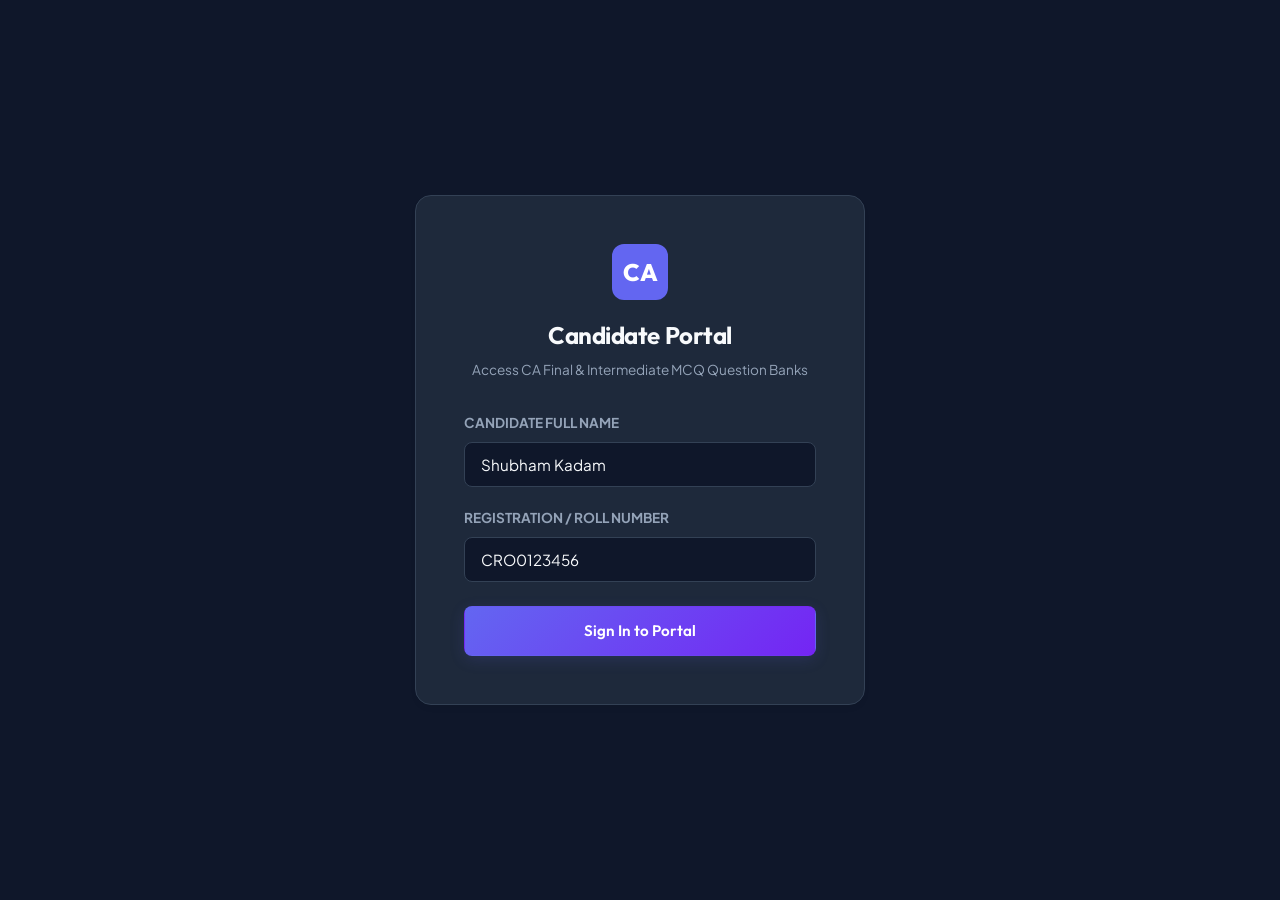
<file: index.html>
<!DOCTYPE html>
<html>
<head>
    <meta http-equiv="refresh" content="0; url=web/login.html" />
    <title>Redirecting to CA MCQ Portal...</title>
    <style>
        body {
            background-color: #f8fafc;
            color: #0f172a;
            font-family: sans-serif;
            display: flex;
            justify-content: center;
            align-items: center;
            height: 100vh;
            margin: 0;
        }
        .message {
            text-align: center;
        }
        a {
            color: #1e3a8a;
            text-decoration: none;
            font-weight: bold;
        }
    </style>
</head>
<body>
    <div class="message">
        <h1>CA MCQ Portal</h1>
        <p>Redirecting you to the portal... If not redirected automatically, <a href="web/login.html">click here</a>.</p>
    </div>
</body>
</html>
</file>
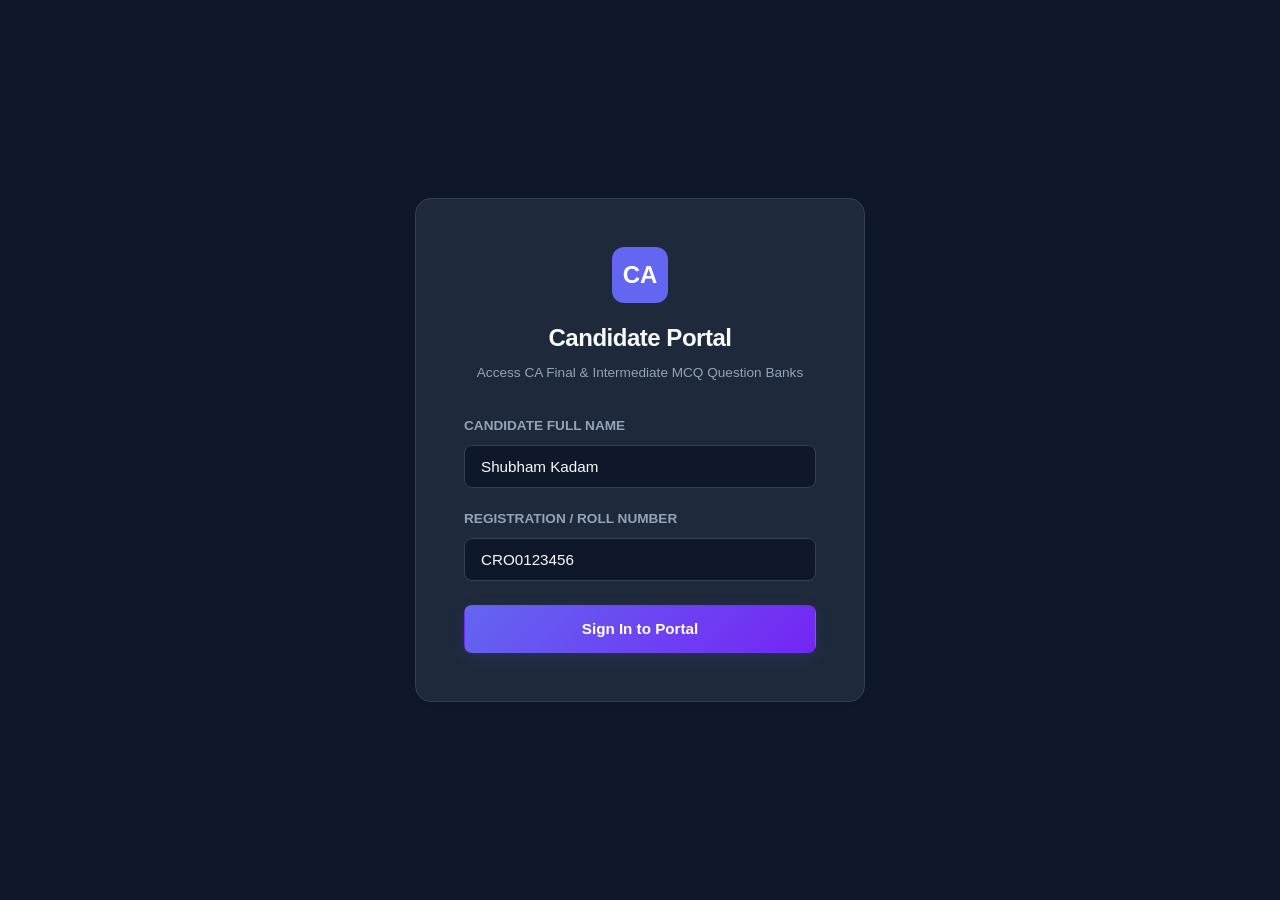
<file: web/index.html>
<!DOCTYPE html>
<html>
<head>
    <meta http-equiv="refresh" content="0; url=login.html" />
    <title>Redirecting to CA MCQ Portal...</title>
    <style>
        body {
            background-color: #f8fafc;
            color: #0f172a;
            font-family: sans-serif;
            display: flex;
            justify-content: center;
            align-items: center;
            height: 100vh;
            margin: 0;
        }
        .message {
            text-align: center;
        }
        a {
            color: #1e3a8a;
            text-decoration: none;
            font-weight: bold;
        }
    </style>
</head>
<body>
    <div class="message">
        <h1>CA MCQ Portal</h1>
        <p>Redirecting you to the login page... If not redirected automatically, <a href="login.html">click here</a>.</p>
    </div>
</body>
</html>
</file>
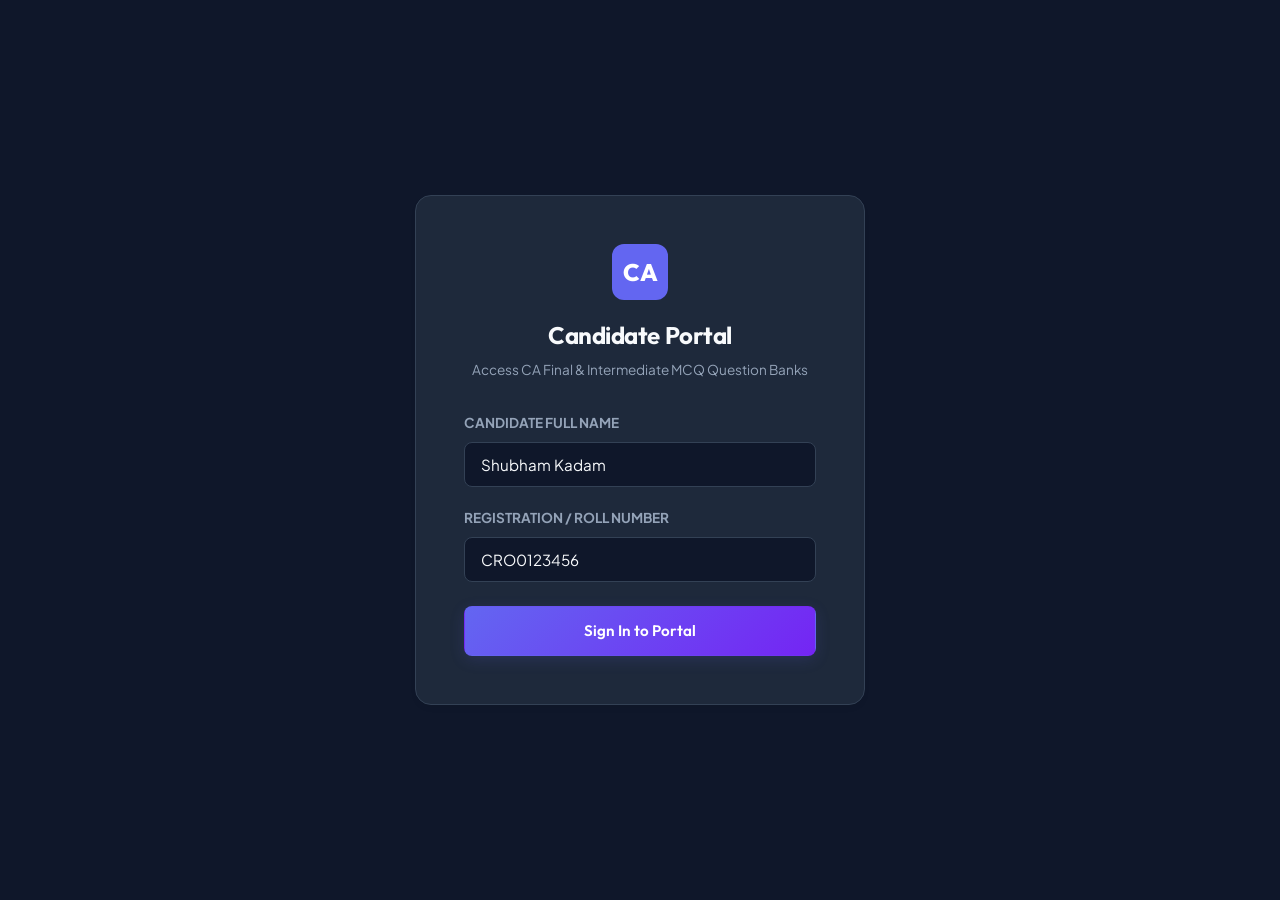
<file: web/dashboard.html>
<!DOCTYPE html>
<html lang="en">
<head>
    <meta charset="UTF-8">
    <meta name="viewport" content="width=device-width, initial-scale=1.0">
    <title>CA MCQ Practice Portal - Dashboard</title>
    <!-- Favicon -->
    <link rel="icon" type="image/svg+xml" href="data:image/svg+xml,<svg xmlns='http://www.w3.org/2000/svg' viewBox='0 0 100 100'><rect width='100' height='100' rx='20' fill='%231e3a8a'/><text x='15' y='72' fill='%23fff' font-size='60' font-family='sans-serif' font-weight='bold'>CA</text></svg>">
    <!-- CSS Stylesheet -->
    <link rel="stylesheet" href="style.css">
    <!-- Global JS Error Visualizer -->
    <script>
        window.onerror = function(message, source, lineno, colno, error) {
            console.error("Caught global error:", message, "at", source, ":", lineno);
            const errBanner = document.createElement("div");
            errBanner.id = "js-error-banner";
            errBanner.style.cssText = "position: fixed; top: 0; left: 0; right: 0; background: #fee2e2; color: #991b1b; padding: 1rem; border-bottom: 2px solid #ef4444; z-index: 999999; font-family: monospace; font-size: 0.85rem; white-space: pre-wrap; box-shadow: 0 4px 6px -1px rgba(0,0,0,0.1);";
            errBanner.innerHTML = "<strong>⚠️ JavaScript Runtime Error:</strong> " + message + "<br><em>Location:</em> " + source + " (Line " + lineno + ":" + colno + ")";
            document.body.appendChild(errBanner);
            return false;
        };
    </script>
</head>
<body>

    <!-- Header Section -->
    <header>
        <div class="logo-container" id="header-logo" style="cursor: pointer;">
            <div class="logo-icon">CA</div>
            <div class="logo-text">MCQ Practice Portal</div>
        </div>
        
        <!-- Candidate Info Banner (Dynamic) -->
        <div id="candidate-info-header" style="display: none; align-items: center; gap: 0.5rem; border-left: 1px solid var(--border); padding-left: 1.5rem; margin-left: 1.5rem; margin-right: auto;">
            <span style="font-size: 0.85rem; font-weight: 700; color: var(--primary);">Candidate:</span>
            <span id="header-candidate-name" style="font-size: 0.85rem; font-weight: 600; color: var(--text-main);"></span>
            <span id="header-candidate-reg" style="font-size: 0.85rem; color: var(--text-muted);"></span>
        </div>
        
        <div class="nav-actions">
            <button class="btn btn-secondary btn-sm" id="btn-logout">Logout</button>
            <button class="btn btn-secondary btn-sm" id="btn-reset-all" style="color: var(--error);">Reset Data</button>
        </div>
    </header>

    <!-- Main Views Container -->
    <main>
        <!-- WELCOME / DASHBOARD VIEW -->
        <div id="view-dashboard" class="container">
            <div class="welcome-section">
                <h1 class="welcome-title">CA MCQ Practice Portal</h1>
                <p class="welcome-subtitle">Prepare for CA Final and CA Intermediate Case Scenario multiple-choice questions. Access official ICAI-style case scenarios and structured question databases to evaluate your preparation.</p>
                
                <!-- Dynamic Global Dashboard Stats Panel -->
                <div class="dashboard-stats" id="dashboard-stats-panel" style="display: none;">
                    <div class="stat-card">
                        <span class="stat-value" id="stat-completed">0/0</span>
                        <span class="stat-label">Cases Completed</span>
                    </div>
                    <div class="stat-card">
                        <span class="stat-value" id="stat-accuracy">0%</span>
                        <span class="stat-label">Average Accuracy</span>
                    </div>
                    <div class="stat-card">
                        <div class="stat-difficulty-bar">
                            <span class="diff-chip easy" id="stat-easy-count">Easy: 0</span>
                            <span class="diff-chip medium" id="stat-medium-count">Medium: 0</span>
                            <span class="diff-chip hard" id="stat-hard-count">Hard: 0</span>
                        </div>
                        <span class="stat-label">Questions Tagged by Difficulty</span>
                    </div>
                </div>
            </div>
            
            <!-- Level Selector Screen (First Step) -->
            <div id="level-selector-screen">
                <div class="level-selector-grid">
                    <div class="level-card" data-level="Final">
                        <div class="level-icon">🎓</div>
                        <h2 class="level-title">CA Final</h2>
                        <p class="level-desc">Solve Case Scenarios for Financial Reporting, AFM, Audit, Direct Tax (DT), and Indirect Tax (IDT).</p>
                    </div>
                    <div class="level-card" data-level="Intermediate">
                        <div class="level-icon">📖</div>
                        <h2 class="level-title">CA Intermediate</h2>
                        <p class="level-desc">Solve Case Scenarios for Advanced Accounting, Corporate Laws, Costing, Audit, FM, Income Tax, GST, and Strategic Management.</p>
                    </div>
                </div>
            </div>
            
            <!-- Subject Selection Screen (Second Step) -->
            <div id="subject-selector-screen" style="display: none;">
                <div style="display: flex; justify-content: space-between; align-items: center; margin-bottom: 1.5rem;">
                    <h2 id="level-heading" style="font-size: 2rem;">Select Subject</h2>
                    <button class="btn btn-secondary" id="btn-back-to-levels">← Back to Levels</button>
                </div>
                <div class="subject-grid" id="subject-list-container">
                    <!-- Dynamic subjects injected here -->
                </div>
            </div>
        </div>
    </main>

    <!-- Load the compiled database first -->
    <script src="exam_database.js?v=20260622_3"></script>
    <!-- Load the dashboard page code -->
    <script src="dashboard.js?v=20260622_3"></script>
</body>
</html>
</file>
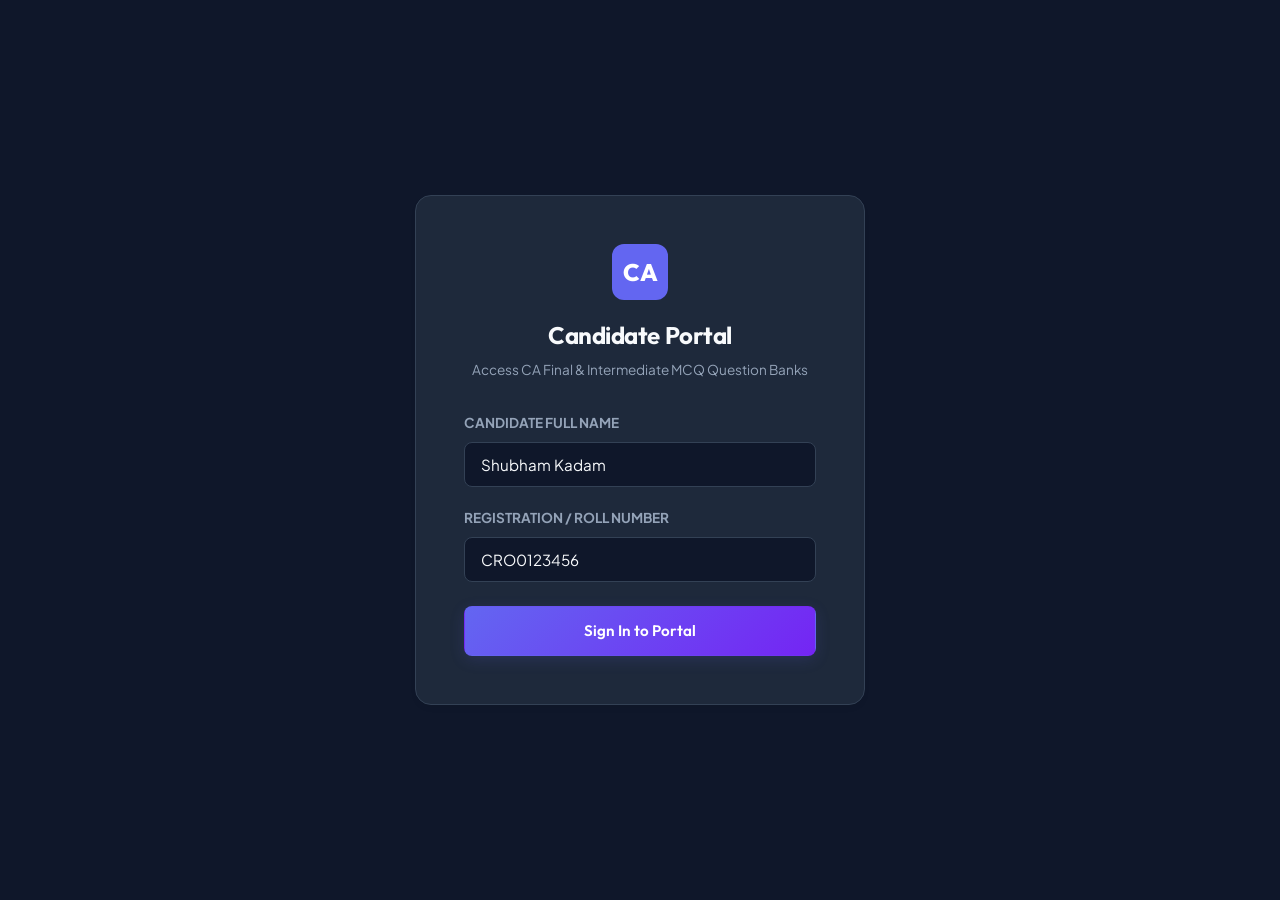
<file: web/login.html>
<!DOCTYPE html>
<html lang="en">
<head>
    <meta charset="UTF-8">
    <meta name="viewport" content="width=device-width, initial-scale=1.0">
    <title>CA Candidate Portal - Login</title>
    <!-- Favicon -->
    <link rel="icon" type="image/svg+xml" href="data:image/svg+xml,<svg xmlns='http://www.w3.org/2000/svg' viewBox='0 0 100 100'><rect width='100' height='100' rx='20' fill='%231e3a8a'/><text x='15' y='72' fill='%23fff' font-size='60' font-family='sans-serif' font-weight='bold'>CA</text></svg>">
    <!-- CSS Stylesheet -->
    <link rel="stylesheet" href="style.css">
    <!-- Global JS Error Visualizer -->
    <script>
        window.onerror = function(message, source, lineno, colno, error) {
            console.error("Caught global error:", message, "at", source, ":", lineno);
            const errBanner = document.createElement("div");
            errBanner.id = "js-error-banner";
            errBanner.style.cssText = "position: fixed; top: 0; left: 0; right: 0; background: #fee2e2; color: #991b1b; padding: 1rem; border-bottom: 2px solid #ef4444; z-index: 999999; font-family: monospace; font-size: 0.85rem; white-space: pre-wrap; box-shadow: 0 4px 6px -1px rgba(0,0,0,0.1);";
            errBanner.innerHTML = "<strong>⚠️ JavaScript Runtime Error:</strong> " + message + "<br><em>Location:</em> " + source + " (Line " + lineno + ":" + colno + ")";
            document.body.appendChild(errBanner);
            return false;
        };
    </script>
</head>
<body>

    <!-- Header Section -->
    <header>
        <div class="logo-container" id="header-logo">
            <div class="logo-icon">CA</div>
            <div class="logo-text">MCQ Practice Portal</div>
        </div>
    </header>

    <!-- Main Views Container -->
    <main>
        <!-- LOGIN / PROFILE SIGN-IN SCREEN -->
        <div id="view-login" class="container" style="display: flex; justify-content: center; align-items: center; min-height: 100%;">
            <div style="background: var(--bg-card); border: 1px solid var(--border); padding: 3rem; border-radius: 1rem; max-width: 450px; width: 100%; box-shadow: 0 4px 6px -1px rgba(0,0,0,0.05); margin: auto;">
                <div style="text-align: center; margin-bottom: 2rem;">
                    <div style="width: 3.5rem; height: 3.5rem; background: var(--primary); color: #fff; border-radius: 0.75rem; display: inline-flex; align-items: center; justify-content: center; font-size: 1.5rem; font-weight: 800; font-family: var(--font-heading); margin-bottom: 1rem;">CA</div>
                    <h2 style="font-size: 1.5rem; font-weight: 700; color: var(--text-main);">Candidate Portal</h2>
                    <p style="font-size: 0.85rem; color: var(--text-muted); margin-top: 0.25rem;">Access CA Final & Intermediate MCQ Question Banks</p>
                </div>
                
                <form id="login-form">
                    <div style="margin-bottom: 1.25rem;">
                        <label for="login-name" style="display: block; font-size: 0.85rem; font-weight: 700; color: var(--text-muted); margin-bottom: 0.5rem; text-transform: uppercase;">Candidate Full Name</label>
                        <input type="text" id="login-name" required value="Shubham Kadam" placeholder="Enter your name" style="width: 100%; padding: 0.75rem 1rem; border: 1px solid var(--border); border-radius: 0.5rem; background: var(--bg-primary); color: var(--text-main); font-family: var(--font-body); font-size: 0.95rem; outline: none; transition: var(--transition);">
                    </div>
                    <div style="margin-bottom: 1.5rem;">
                        <label for="login-reg" style="display: block; font-size: 0.85rem; font-weight: 700; color: var(--text-muted); margin-bottom: 0.5rem; text-transform: uppercase;">Registration / Roll Number</label>
                        <input type="text" id="login-reg" required value="CRO0123456" placeholder="e.g. CRO0123456" style="width: 100%; padding: 0.75rem 1rem; border: 1px solid var(--border); border-radius: 0.5rem; background: var(--bg-primary); color: var(--text-main); font-family: var(--font-body); font-size: 0.95rem; outline: none; transition: var(--transition);">
                    </div>
                    <button type="submit" class="btn btn-primary" style="width: 100%; padding: 0.9rem;">Sign In to Portal</button>
                </form>
            </div>
        </div>
    </main>

    <!-- Load the login page code -->
    <script src="login.js?v=20260622_3"></script>
</body>
</html>
</file>
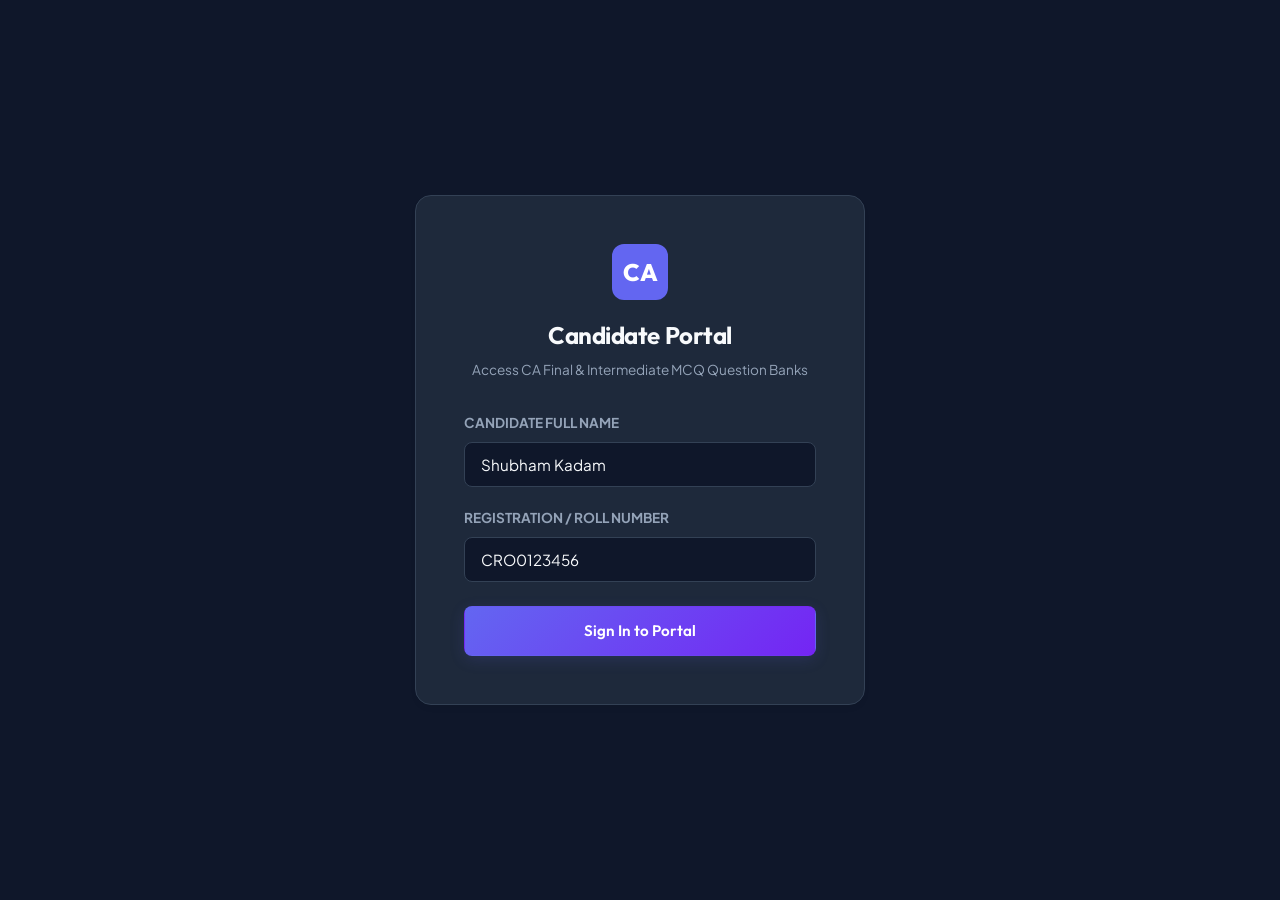
<file: web/workspace.html>
<!DOCTYPE html>
<html lang="en">
<head>
    <meta charset="UTF-8">
    <meta name="viewport" content="width=device-width, initial-scale=1.0">
    <title>CA MCQ Practice Portal - Workspace</title>
    <!-- Favicon -->
    <link rel="icon" type="image/svg+xml" href="data:image/svg+xml,<svg xmlns='http://www.w3.org/2000/svg' viewBox='0 0 100 100'><rect width='100' height='100' rx='20' fill='%231e3a8a'/><text x='15' y='72' fill='%23fff' font-size='60' font-family='sans-serif' font-weight='bold'>CA</text></svg>">
    <!-- CSS Stylesheet -->
    <link rel="stylesheet" href="style.css">
    <!-- Global JS Error Visualizer -->
    <script>
        window.onerror = function(message, source, lineno, colno, error) {
            console.error("Caught global error:", message, "at", source, ":", lineno);
            const errBanner = document.createElement("div");
            errBanner.id = "js-error-banner";
            errBanner.style.cssText = "position: fixed; top: 0; left: 0; right: 0; background: #fee2e2; color: #991b1b; padding: 1rem; border-bottom: 2px solid #ef4444; z-index: 999999; font-family: monospace; font-size: 0.85rem; white-space: pre-wrap; box-shadow: 0 4px 6px -1px rgba(0,0,0,0.1);";
            errBanner.innerHTML = "<strong>⚠️ JavaScript Runtime Error:</strong> " + message + "<br><em>Location:</em> " + source + " (Line " + lineno + ":" + colno + ")";
            document.body.appendChild(errBanner);
            return false;
        };
    </script>
</head>
<body>

    <!-- Header Section -->
    <header>
        <div class="logo-container" id="header-logo" style="cursor: pointer;">
            <div class="logo-icon">CA</div>
            <div class="logo-text">MCQ Practice Portal</div>
        </div>
        
        <!-- Candidate Info Banner (Dynamic) -->
        <div id="candidate-info-header" style="display: none; align-items: center; gap: 0.5rem; border-left: 1px solid var(--border); padding-left: 1.5rem; margin-left: 1.5rem; margin-right: auto;">
            <span style="font-size: 0.85rem; font-weight: 700; color: var(--primary);">Candidate:</span>
            <span id="header-candidate-name" style="font-size: 0.85rem; font-weight: 600; color: var(--text-main);"></span>
            <span id="header-candidate-reg" style="font-size: 0.85rem; color: var(--text-muted);"></span>
        </div>
        
        <div class="nav-actions">
            <!-- Breadcrumb details -->
            <span id="breadcrumb-level" style="font-weight: 700; color: var(--secondary); font-size: 0.9rem;"></span>
            <span id="breadcrumb-subject" style="color: var(--text-muted); font-size: 0.9rem; max-width: 250px; overflow: hidden; text-overflow: ellipsis; white-space: nowrap;"></span>
            
            <button class="btn btn-secondary btn-sm" id="btn-dashboard">Dashboard</button>
            <button class="btn btn-secondary btn-sm" id="btn-logout">Logout</button>
        </div>
    </header>

    <!-- Main Views Container -->
    <main>
        <!-- SPLIT WORKSPACE VIEW (SOLVING SCREEN) -->
        <div id="view-workspace" class="split-workspace">
            
            <!-- Collapsible Cases Sidebar -->
            <div class="sidebar" id="cases-sidebar">
                <div class="sidebar-header">
                    <input type="text" class="search-box" id="search-cases" placeholder="Search case scenarios...">
                    
                    <div class="mode-toggle-container">
                        <button class="mode-toggle-btn active" id="btn-mode-practice" data-mode="practice">Practice</button>
                        <button class="mode-toggle-btn" id="btn-mode-exam" data-mode="exam">Exam</button>
                    </div>
                    
                    <!-- Sidebar Tab Switcher -->
                    <div class="sidebar-tab-container">
                        <button class="sidebar-tab-btn active" id="btn-sidebar-tab-cases">Cases</button>
                        <button class="sidebar-tab-btn" id="btn-sidebar-tab-tags">Tag View</button>
                    </div>
                    
                    <!-- Sidebar Workspace Controls (Layout & Filters) -->
                    <div class="sidebar-controls" style="margin-top: 1rem; display: flex; flex-direction: column; gap: 0.75rem; border-top: 1px solid var(--border); padding-top: 1rem;">
                        <!-- Layout Mode Selector -->
                        <div style="display: flex; align-items: center; justify-content: space-between;">
                            <span style="font-size: 0.8rem; font-weight: 700; color: var(--text-muted);">Layout:</span>
                            <div class="layout-toggle" id="layout-toggle-container">
                                <button class="layout-toggle-btn active" id="btn-layout-single" title="Show one question at a time">Single Q</button>
                                <button class="layout-toggle-btn" id="btn-layout-all" title="Show all questions at once">All Qs</button>
                            </div>
                        </div>
                        
                        <!-- Tag Filter Selector -->
                        <div id="tag-filter-row" style="display: flex; align-items: center; justify-content: space-between;">
                            <span style="font-size: 0.8rem; font-weight: 700; color: var(--text-muted);">Filter:</span>
                            <div class="layout-toggle" id="tag-filter-container">
                                <button class="layout-toggle-btn active" id="btn-filter-tag-all" data-filter="all">All</button>
                                <button class="layout-toggle-btn" id="btn-filter-tag-easy" data-filter="easy" style="color: var(--success);">Easy</button>
                                <button class="layout-toggle-btn" id="btn-filter-tag-medium" data-filter="medium" style="color: var(--warning);">Medium</button>
                                <button class="layout-toggle-btn" id="btn-filter-tag-hard" data-filter="hard" style="color: var(--error);">Hard</button>
                            </div>
                        </div>
                    </div>
                </div>
                
                <div class="sidebar-list" id="case-list-container">
                    <!-- Dynamic cases injected here -->
                </div>
            </div>

            <!-- Left Pane: Case Description & Reading tools -->
            <div class="pane-left" id="pane-description">
                <div class="pane-controls">
                    <button class="control-btn" id="btn-font-dec" title="Decrease Font Size">A-</button>
                    <button class="control-btn" id="btn-font-inc" title="Increase Font Size">A+</button>
                    <button class="control-btn" id="btn-toggle-highlighter" title="Toggle Yellow Highlighter" style="background: rgba(255, 235, 59, 0.2); border-color: rgb(255, 235, 59);">🖍️</button>
                </div>
                <h2 id="case-title" style="margin-bottom: 1rem; font-size: 1.8rem; background: linear-gradient(to right, #fff, var(--secondary)); -webkit-background-clip: text; -webkit-text-fill-color: transparent;"></h2>
                <div class="case-content-body" id="case-text">
                    <!-- Case scenario text injected here -->
                </div>
            </div>

            <!-- Right Pane: Questions and Answer panel -->
            <div class="pane-right" id="pane-questions">
            <div class="pane-header-stats">
                <div class="pane-header-left">
                    <h3 style="font-size: 1.1rem;" id="questions-header-text">Multiple Choice Questions</h3>
                </div>
                    
                    <div class="pane-header-right">
                        <button class="btn btn-accent btn-sm" id="btn-open-pdf" style="margin-right: 0.5rem; display: none;">📂 Open Subject PDF</button>
                        <div class="exam-timer" id="exam-timer" style="display: none; margin-right: 1rem;">
                            <span>⏱️</span> <span id="timer-value">00:00</span>
                        </div>
                        
                        <!-- Export Actions Dropdown -->
                        <div class="dropdown" id="export-dropdown-container">
                            <button class="btn btn-secondary btn-sm dropdown-toggle" id="btn-export-menu">📤 Export</button>
                            <div class="dropdown-menu" id="export-menu">
                                <a class="dropdown-item" id="export-case-csv" href="#">Case Questions (CSV)</a>
                                <a class="dropdown-item" id="export-case-pdf" href="#">Case PDF / Print</a>
                                <div class="dropdown-divider"></div>
                                <a class="dropdown-item" id="export-progress-csv" href="#">Progress Report (CSV)</a>
                                <a class="dropdown-item" id="export-backup-json" href="#">Backup Stats (JSON)</a>
                                <a class="dropdown-item" id="import-backup-trigger" href="#">Import Backup (.json)</a>
                            </div>
                        </div>
                        <input type="file" id="import-backup-file" accept=".json" style="display: none;">
                    </div>
                </div>
                
                <div id="questions-list-container">
                    <!-- Questions injected here -->
                </div>
                
                <!-- Question Navigation (Visible in Single Question Mode) -->
                <div id="single-question-navigation" class="question-navigation-container" style="display: none;">
                    <button class="btn btn-secondary btn-sm" id="btn-prev-q">← Previous</button>
                    <div class="q-navigation-grid" id="q-nav-grid">
                        <!-- Tiny clickable dots / numbers for jumping to questions -->
                    </div>
                    <button class="btn btn-secondary btn-sm" id="btn-next-q">Next →</button>
                </div>
                
                <!-- Practice Mode Submission Controls -->
                <div id="practice-submit-container" style="margin-top: 2rem; display: none; padding-top: 1rem; border-top: 1px solid var(--border);">
                    <button class="btn btn-accent" id="btn-submit-practice" style="width: 100%;">Complete Case Scenario & Calculate Marks</button>
                </div>
                
                <!-- Submission Controls (Only active/visible in Exam Mode) -->
                <div id="exam-submit-container" style="margin-top: 2rem; display: none; padding-top: 1rem; border-top: 1px solid var(--border);">
                    <button class="btn btn-accent" id="btn-submit-exam" style="width: 100%;">Submit Exam Paper</button>
                </div>
            </div>
        </div>
    </main>

    <!-- Score/Result Modal (Exam Mode Completion) -->
    <div class="modal-overlay" id="result-modal">
        <div class="modal-content">
            <div class="score-circle">
                <span class="score-num" id="modal-score-num">4/5</span>
                <span class="score-label">Correct</span>
            </div>
            <h2 class="modal-title" id="modal-title">Well Done!</h2>
            <p class="modal-subtitle" id="modal-subtitle">You have completed this case scenario mock exam.</p>
            <div style="display: flex; gap: 1rem; justify-content: center;">
                <button class="btn btn-primary" id="btn-modal-review">Review Answers</button>
                <button class="btn btn-secondary" id="btn-modal-close">Close</button>
            </div>
        </div>
    </div>

    <!-- Load the compiled database first -->
    <script src="exam_database.js?v=20260622_3"></script>
    <!-- Load the workspace page code -->
    <script src="workspace.js?v=20260622_3"></script>
</body>
</html>
</file>
<file: web/style.css>
/* ==========================================================================
   CA Case Scenario Solver - Premium Stylesheet
   ========================================================================== */

/* Importing Modern Fonts */
@import url('https://fonts.googleapis.com/css2?family=Outfit:wght@300;400;500;600;700;800&family=Plus+Jakarta+Sans:ital,wght@0,300;0,400;0,500;0,600;0,700;1,400&display=swap');

:root {
    /* Sleek Cyber-Dark Premium Theme */
    --bg-primary: #0f172a;        /* Slate 900 */
    --bg-secondary: #1e293b;      /* Slate 800 */
    --bg-card: #1e293b;           /* Slate 800 */
    --bg-card-hover: #334155;     /* Slate 700 */
    --primary: #6366f1;           /* Vibrant Indigo */
    --primary-glow: rgba(99, 102, 241, 0.15);
    --secondary: #38bdf8;         /* Light Sky Blue */
    --secondary-glow: rgba(56, 189, 248, 0.08);
    --accent: #f43f5e;            /* Vibrant Rose */
    --accent-glow: rgba(244, 63, 94, 0.15);
    
    --text-main: #f8fafc;         /* Slate 50 */
    --text-muted: #94a3b8;        /* Slate 400 */
    --text-dark: #f8fafc;         /* Slate 50 */
    
    --success: #10b981;           /* Emerald 500 */
    --success-bg: rgba(16, 185, 129, 0.1);
    --success-border: rgba(16, 185, 129, 0.3);
    
    --error: #f43f5e;             /* Rose 500 */
    --error-bg: rgba(244, 63, 94, 0.1);
    --error-border: rgba(244, 63, 94, 0.3);
    
    --warning: #f59e0b;           /* Amber 500 */
    
    --border: #334155;            /* Slate 700 */
    --border-glow: rgba(99, 102, 241, 0.1);
    
    --font-heading: 'Outfit', sans-serif;
    --font-body: 'Plus Jakarta Sans', sans-serif;
    
    --transition: all 0.25s cubic-bezier(0.4, 0, 0.2, 1);
    --glass-blur: blur(12px);
}

/* Reset & Core Setup */
* {
    box-sizing: border-box;
    margin: 0;
    padding: 0;
}

body {
    background-color: var(--bg-primary);
    color: var(--text-main);
    font-family: var(--font-body);
    height: 100vh;
    display: flex;
    flex-direction: column;
    overflow: hidden;
    line-height: 1.6;
}

/* Scrollbar Customization */
::-webkit-scrollbar {
    width: 8px;
    height: 8px;
}
::-webkit-scrollbar-track {
    background: var(--bg-primary);
}
::-webkit-scrollbar-thumb {
    background: var(--border);
    border-radius: 4px;
}
::-webkit-scrollbar-thumb:hover {
    background: var(--primary);
}

/* Layout Framework */
header {
    display: none !important;
}

.logo-container {
    display: flex;
    align-items: center;
    gap: 0.75rem;
}

.logo-icon {
    width: 2.25rem;
    height: 2.25rem;
    background: var(--primary);
    color: #ffffff;
    border-radius: 0.5rem;
    display: flex;
    align-items: center;
    justify-content: center;
    font-weight: 800;
    font-family: var(--font-heading);
}

.logo-text {
    font-family: var(--font-heading);
    font-size: 1.5rem;
    font-weight: 700;
    color: var(--primary);
}

.nav-actions {
    display: flex;
    align-items: center;
    gap: 1rem;
}

main {
    flex: 1;
    display: flex;
    flex-direction: column;
    position: relative;
    overflow: hidden;
}

#view-dashboard {
    overflow-y: auto;
    height: 100%;
}

.container {
    max-width: 1400px;
    width: 100%;
    margin: 0 auto;
    padding: 2rem;
}

/* Typography & Headings */
h1, h2, h3, h4, h5, h6 {
    font-family: var(--font-heading);
    font-weight: 600;
    letter-spacing: -0.02em;
}

/* Premium Buttons */
.btn {
    display: inline-flex;
    align-items: center;
    justify-content: center;
    gap: 0.5rem;
    padding: 0.75rem 1.5rem;
    border-radius: 0.5rem;
    font-family: var(--font-heading);
    font-weight: 600;
    font-size: 0.95rem;
    cursor: pointer;
    transition: var(--transition);
    border: 1px solid transparent;
    text-decoration: none;
    outline: none;
}

.btn-primary {
    background: linear-gradient(135deg, var(--primary), hsl(263, 90%, 55%));
    color: white;
    box-shadow: 0 4px 15px var(--primary-glow);
}
.btn-primary:hover {
    transform: translateY(-2px);
    box-shadow: 0 6px 20px var(--primary);
}

.btn-secondary {
    background: var(--bg-card);
    border: 1px solid var(--border);
    color: var(--text-main);
}
.btn-secondary:hover {
    background: var(--bg-card-hover);
    border-color: var(--primary);
}

.btn-accent {
    background: linear-gradient(135deg, var(--accent), hsl(323, 90%, 48%));
    color: white;
    box-shadow: 0 4px 15px var(--accent-glow);
}
.btn-accent:hover {
    transform: translateY(-2px);
    box-shadow: 0 6px 20px var(--accent);
}

.btn-sm {
    padding: 0.4rem 0.8rem;
    font-size: 0.85rem;
    border-radius: 0.35rem;
}

/* Grid & Dashboard Views */
.welcome-section {
    text-align: center;
    margin-bottom: 3rem;
}

.welcome-title {
    font-size: 3.5rem;
    font-weight: 800;
    margin-bottom: 1rem;
    background: linear-gradient(to right, #fff, var(--text-muted), var(--secondary));
    -webkit-background-clip: text;
    -webkit-text-fill-color: transparent;
}

.welcome-subtitle {
    font-size: 1.25rem;
    color: var(--text-muted);
    max-width: 700px;
    margin: 0 auto;
}

.level-selector-grid {
    display: grid;
    grid-template-columns: repeat(auto-fit, minmax(320px, 1fr));
    gap: 2rem;
    margin-top: 3rem;
}

.level-card {
    background: var(--bg-card);
    border: 1px solid var(--border);
    border-radius: 1rem;
    padding: 2.5rem;
    cursor: pointer;
    transition: var(--transition);
    position: relative;
    overflow: hidden;
    display: flex;
    flex-direction: column;
    align-items: center;
    text-align: center;
    backdrop-filter: var(--glass-blur);
}

.level-card::before {
    content: '';
    position: absolute;
    top: 0;
    left: 0;
    right: 0;
    height: 4px;
    background: linear-gradient(to right, var(--primary), var(--secondary));
    opacity: 0;
    transition: var(--transition);
}

.level-card:hover {
    transform: translateY(-5px);
    border-color: var(--primary);
    box-shadow: 0 10px 30px var(--border-glow);
    background: var(--bg-card-hover);
}

.level-card:hover::before {
    opacity: 1;
}

.level-icon {
    font-size: 3.5rem;
    margin-bottom: 1.5rem;
    background: linear-gradient(135deg, var(--primary), var(--secondary));
    -webkit-background-clip: text;
    -webkit-text-fill-color: transparent;
}

.level-title {
    font-size: 1.75rem;
    font-weight: 700;
    margin-bottom: 0.75rem;
}

.level-desc {
    color: var(--text-muted);
    font-size: 0.95rem;
}

/* Subject Selection Grid */
.subject-grid {
    display: grid;
    grid-template-columns: repeat(auto-fill, minmax(280px, 1fr));
    gap: 1.5rem;
    margin-top: 2rem;
}

.subject-card {
    background: var(--bg-card);
    border: 1px solid var(--border);
    border-radius: 0.75rem;
    padding: 1.5rem;
    cursor: pointer;
    transition: var(--transition);
    display: flex;
    flex-direction: column;
    justify-content: space-between;
    min-height: 180px;
    position: relative;
    overflow: hidden;
}

.subject-card:hover {
    transform: translateY(-3px);
    border-color: var(--secondary);
    box-shadow: 0 8px 25px rgba(190, 95, 50, 0.15);
    background: var(--bg-card-hover);
}

.subject-name {
    font-size: 1.15rem;
    font-weight: 600;
    margin-bottom: 1rem;
    line-height: 1.4;
}

.subject-stats {
    display: flex;
    justify-content: space-between;
    align-items: center;
    color: var(--text-muted);
    font-size: 0.85rem;
}

.progress-bar-container {
    width: 100%;
    height: 6px;
    background: var(--bg-primary);
    border-radius: 3px;
    margin-top: 0.75rem;
    overflow: hidden;
}

.progress-bar {
    height: 100%;
    background: linear-gradient(to right, var(--primary), var(--secondary));
    width: 0%;
    transition: width 0.5s ease-out;
}

/* Main Split Solving screen */
.split-workspace {
    display: flex;
    flex: 1;
    height: 100vh;
    overflow: hidden;
    position: relative;
}

/* Sidebar Navigation */
.sidebar {
    width: 320px;
    background: var(--bg-secondary);
    border-right: 1px solid var(--border);
    display: flex;
    flex-direction: column;
    flex-shrink: 0;
    transition: var(--transition);
    z-index: 10;
}

.sidebar-header {
    padding: 1rem;
    border-bottom: 1px solid var(--border);
}

.search-box {
    width: 100%;
    background: var(--bg-primary);
    border: 1px solid var(--border);
    border-radius: 0.5rem;
    padding: 0.6rem 1rem;
    color: var(--text-main);
    outline: none;
    font-family: var(--font-body);
    font-size: 0.9rem;
    transition: var(--transition);
}

.search-box:focus {
    border-color: var(--primary);
    box-shadow: 0 0 8px var(--primary-glow);
}

.mode-toggle-container {
    display: flex;
    background: var(--bg-primary);
    padding: 0.25rem;
    border-radius: 0.5rem;
    margin-top: 0.75rem;
    border: 1px solid var(--border);
}

.mode-toggle-btn {
    flex: 1;
    background: transparent;
    border: none;
    color: var(--text-muted);
    padding: 0.4rem;
    font-family: var(--font-heading);
    font-weight: 600;
    font-size: 0.85rem;
    border-radius: 0.35rem;
    cursor: pointer;
    transition: var(--transition);
}

.mode-toggle-btn.active {
    background: var(--bg-card-hover);
    color: var(--text-main);
    box-shadow: inset 0 1px 3px rgba(0,0,0,0.5);
}

.sidebar-tab-container {
    display: flex;
    background: var(--bg-primary);
    padding: 0.2rem;
    border-radius: 0.5rem;
    margin-top: 0.5rem;
    border: 1px solid var(--border);
}

.sidebar-tab-btn {
    flex: 1;
    background: transparent;
    border: none;
    color: var(--text-muted);
    padding: 0.3rem;
    font-family: var(--font-heading);
    font-weight: 600;
    font-size: 0.8rem;
    border-radius: 0.35rem;
    cursor: pointer;
    transition: var(--transition);
}

.sidebar-tab-btn.active {
    background: var(--bg-secondary);
    color: var(--primary);
    font-weight: 700;
    box-shadow: 0 1px 2px rgba(0,0,0,0.05);
    border: 1px solid var(--border);
}

.sidebar-list {
    flex: 1;
    overflow-y: auto;
    padding: 0.5rem;
}

.case-item {
    display: flex;
    align-items: center;
    justify-content: space-between;
    padding: 0.75rem 1rem;
    border-radius: 0.5rem;
    margin-bottom: 0.25rem;
    cursor: pointer;
    transition: var(--transition);
    border: 1px solid transparent;
}

.case-item:hover {
    background: var(--bg-card);
}

.case-item.active {
    background: var(--bg-card-hover);
    border-color: var(--primary);
}

.case-item-title {
    font-weight: 500;
    font-size: 0.9rem;
}

.case-item-status {
    width: 8px;
    height: 8px;
    border-radius: 50%;
}
.status-not-started {
    background: transparent;
    border: 1px solid var(--text-muted);
}
.status-in-progress {
    background: var(--warning);
}
.status-completed {
    background: var(--success);
}

/* Left Pane: Reading view */
.pane-left {
    display: none !important;
}

.pane-controls {
    display: flex;
    justify-content: flex-end;
    gap: 0.5rem;
    margin-bottom: 1.5rem;
    position: sticky;
    top: 0;
    background: var(--bg-primary);
    padding: 0.5rem 0;
    z-index: 5;
    border-bottom: 1px solid rgba(255,255,255,0.05);
}

.control-btn {
    background: var(--bg-card);
    border: 1px solid var(--border);
    color: var(--text-main);
    width: 2rem;
    height: 2rem;
    display: flex;
    align-items: center;
    justify-content: center;
    border-radius: 0.25rem;
    cursor: pointer;
    font-size: 0.9rem;
    font-weight: 700;
    transition: var(--transition);
}

.control-btn:hover {
    border-color: var(--secondary);
    background: var(--bg-card-hover);
}

.case-content-body {
    font-size: 1.05rem;
    line-height: 1.8;
    color: hsl(210, 20%, 90%);
    white-space: pre-line;
    max-width: 750px;
    margin: 0 auto;
}

/* Highlighter classes */
.highlight-yellow {
    background-color: rgba(255, 235, 59, 0.35);
    border-radius: 2px;
}

/* Right Pane: Questions */
.pane-right {
    flex: 1;
    overflow-y: auto;
    padding: 0 1.5rem 1.5rem 1.5rem;
    background: var(--bg-secondary);
    display: flex;
    flex-direction: column;
    align-items: center;
}
.pane-right > * {
    width: 100%;
    max-width: 900px;
}

.pane-header-stats {
    display: flex;
    justify-content: space-between;
    align-items: center;
    position: sticky;
    top: 0;
    background: var(--bg-secondary);
    z-index: 10;
    margin-bottom: 1rem;
    padding-top: 0.75rem;
    padding-bottom: 0.5rem;
    border-bottom: 1px solid var(--border);
}

.exam-timer {
    font-family: var(--font-heading);
    font-weight: 700;
    font-size: 1.25rem;
    color: var(--accent);
    display: flex;
    align-items: center;
    gap: 0.5rem;
}

.exam-timer.warning {
    animation: flash 1s infinite alternate;
}

@keyframes flash {
    0% { opacity: 1; }
    100% { opacity: 0.5; color: var(--error); }
}

.question-block {
    background: var(--bg-card);
    border: 1px solid var(--border);
    border-radius: 0.75rem;
    padding: 1.5rem;
    margin-bottom: 1.5rem;
    transition: var(--transition);
}

.question-block:hover {
    border-color: rgba(255,255,255,0.1);
}

.question-header {
    display: flex;
    align-items: flex-start;
    gap: 0.75rem;
    margin-bottom: 1.25rem;
}

.q-badge {
    background: var(--border);
    padding: 0.2rem 0.5rem;
    border-radius: 0.25rem;
    font-size: 0.8rem;
    font-family: var(--font-heading);
    font-weight: 700;
    flex-shrink: 0;
}

.q-text {
    font-weight: 500;
    font-size: 1.05rem;
}

.options-list {
    display: flex;
    flex-direction: column;
    gap: 0.75rem;
}

.option-btn {
    display: flex;
    align-items: center;
    gap: 1rem;
    width: 100%;
    padding: 0.9rem 1.2rem;
    background: var(--bg-primary);
    border: 1px solid var(--border);
    border-radius: 0.5rem;
    color: var(--text-main);
    cursor: pointer;
    font-family: var(--font-body);
    font-size: 0.95rem;
    text-align: left;
    transition: var(--transition);
}

.option-btn:hover {
    background: var(--bg-card-hover);
    border-color: var(--primary);
}

.option-letter {
    width: 1.5rem;
    height: 1.5rem;
    border-radius: 50%;
    background: var(--border);
    display: flex;
    align-items: center;
    justify-content: center;
    font-family: var(--font-heading);
    font-weight: 700;
    font-size: 0.85rem;
    flex-shrink: 0;
}

/* State highlights */
.option-btn.selected {
    border-color: var(--primary);
    background: var(--primary-glow);
    box-shadow: none;
}
.option-btn.selected .option-letter {
    background: var(--primary);
    color: #ffffff !important;
}

.option-btn.correct {
    border-color: var(--success) !important;
    background: var(--success-bg) !important;
}
.option-btn.correct .option-letter {
    background: var(--success) !important;
    color: #ffffff !important;
}

.option-btn.incorrect {
    border-color: var(--error) !important;
    background: var(--error-bg) !important;
}
.option-btn.incorrect .option-letter {
    background: var(--error) !important;
    color: #ffffff !important;
}

/* Feedback panel in Practice Mode */
.feedback-box {
    margin-top: 1rem;
    padding: 1rem;
    border-radius: 0.5rem;
    background: rgba(255,255,255,0.02);
    border: 1px solid var(--border);
    animation: slideDown 0.3s ease-out;
}

@keyframes slideDown {
    from { opacity: 0; transform: translateY(-10px); }
    to { opacity: 1; transform: translateY(0); }
}

.feedback-header {
    display: flex;
    align-items: center;
    gap: 0.5rem;
    font-weight: 700;
    font-family: var(--font-heading);
    margin-bottom: 0.5rem;
}
.feedback-header.correct {
    color: var(--success);
}
.feedback-header.incorrect {
    color: var(--error);
}

.feedback-reason {
    font-size: 0.9rem;
    color: var(--text-muted);
    border-top: 1px solid rgba(255,255,255,0.05);
    padding-top: 0.5rem;
    margin-top: 0.5rem;
}

/* Result Modal */
.modal-overlay {
    position: fixed;
    top: 0;
    left: 0;
    right: 0;
    bottom: 0;
    background: rgba(0,0,0,0.8);
    backdrop-filter: blur(8px);
    display: flex;
    align-items: center;
    justify-content: center;
    z-index: 1000;
    opacity: 0;
    pointer-events: none;
    transition: var(--transition);
}

.modal-overlay.active {
    opacity: 1;
    pointer-events: auto;
}

.modal-content {
    background: var(--bg-secondary);
    border: 1px solid var(--border);
    border-radius: 1rem;
    padding: 2.5rem;
    max-width: 500px;
    width: 90%;
    text-align: center;
    box-shadow: 0 10px 40px rgba(0,0,0,0.6);
    transform: scale(0.9);
    transition: var(--transition);
}

.modal-overlay.active .modal-content {
    transform: scale(1);
}

.score-circle {
    width: 120px;
    height: 120px;
    border-radius: 50%;
    background: var(--primary);
    color: #ffffff;
    margin: 0 auto 1.5rem auto;
    display: flex;
    flex-direction: column;
    align-items: center;
    justify-content: center;
    box-shadow: 0 4px 6px rgba(0, 0, 0, 0.1);
}

.score-num {
    font-size: 2.5rem;
    font-weight: 800;
    font-family: var(--font-heading);
    line-height: 1;
    color: #ffffff;
}

.score-label {
    font-size: 0.8rem;
    text-transform: uppercase;
    font-weight: 600;
    letter-spacing: 0.05em;
    opacity: 0.8;
}

.modal-title {
    font-size: 1.75rem;
    margin-bottom: 0.75rem;
}

.modal-subtitle {
    color: var(--text-muted);
    margin-bottom: 1.5rem;
}

/* Mobile Responsiveness styling */
@media (max-width: 992px) {
    .split-workspace {
        flex-direction: column;
        height: calc(100vh - 60px);
        overflow-y: auto;
    }
    
    .sidebar {
        width: 100%;
        height: auto;
        border-right: none;
        border-bottom: 1px solid var(--border);
    }
    
    .pane-left, .pane-right {
        overflow-y: visible;
        height: auto;
        border-right: none;
    }
}

/* ==========================================================================
   New Layout, Stats, Tags, Dropdowns & Table Formats
   ========================================================================== */

/* 1. Dashboard Stats Grid */
.dashboard-stats {
    display: grid;
    grid-template-columns: repeat(auto-fit, minmax(280px, 1fr));
    gap: 1.5rem;
    margin-top: 2rem;
    animation: slideDown 0.4s ease-out;
}

.stat-card {
    background: var(--bg-card);
    border: 1px solid var(--border);
    border-radius: 0.75rem;
    padding: 1.5rem;
    display: flex;
    flex-direction: column;
    align-items: center;
    justify-content: center;
    text-align: center;
    transition: var(--transition);
}

.stat-card:hover {
    border-color: var(--primary-glow);
    box-shadow: 0 0 15px rgba(99, 102, 241, 0.1);
    transform: translateY(-2px);
}

.stat-value {
    font-size: 2.25rem;
    font-weight: 800;
    font-family: var(--font-heading);
    background: linear-gradient(135deg, var(--secondary), var(--primary));
    -webkit-background-clip: text;
    -webkit-text-fill-color: transparent;
    margin-bottom: 0.5rem;
}

.stat-label {
    font-size: 0.85rem;
    font-weight: 500;
    color: var(--text-muted);
    text-transform: uppercase;
    letter-spacing: 0.05em;
}

.stat-difficulty-bar {
    display: flex;
    gap: 0.5rem;
    margin-bottom: 0.75rem;
}

.diff-chip {
    padding: 0.25rem 0.6rem;
    border-radius: 20px;
    font-size: 0.75rem;
    font-weight: 600;
}
.diff-chip.easy {
    background: var(--success-bg);
    color: var(--success);
    border: 1px solid var(--success-border);
}
.diff-chip.medium {
    background: rgba(255, 152, 0, 0.15);
    color: var(--warning);
    border: 1px solid rgba(255, 152, 0, 0.4);
}
.diff-chip.hard {
    background: var(--error-bg);
    color: var(--error);
    border: 1px solid var(--error-border);
}

/* 2. Layout Mode Toggle in Question Pane */
.pane-header-left {
    display: flex;
    align-items: center;
    gap: 0.75rem;
}

.layout-toggle {
    display: inline-flex;
    background: var(--bg-secondary);
    border: 1px solid var(--border);
    border-radius: 0.5rem;
    padding: 0.2rem;
}

.layout-toggle-btn {
    background: transparent;
    border: none;
    border-radius: 0.35rem;
    color: var(--text-muted);
    font-family: var(--font-heading);
    font-size: 0.8rem;
    font-weight: 600;
    padding: 0.3rem 0.75rem;
    cursor: pointer;
    transition: var(--transition);
}

.layout-toggle-btn.active {
    background: var(--primary);
    color: #fff;
    box-shadow: 0 0 10px var(--primary-glow);
}

.pane-header-right {
    display: flex;
    align-items: center;
    gap: 0.75rem;
}

/* 3. Export Dropdown Menu */
.dropdown {
    position: relative;
    display: inline-block;
}

.dropdown-menu {
    display: none;
    position: absolute;
    right: 0;
    top: 100%;
    margin-top: 0.5rem;
    background: var(--bg-secondary);
    border: 1px solid var(--border);
    border-radius: 0.5rem;
    box-shadow: 0 10px 25px rgba(0,0,0,0.5);
    z-index: 1000;
    min-width: 180px;
    backdrop-filter: var(--glass-blur);
    animation: fadeIn 0.2s cubic-bezier(0.4, 0, 0.2, 1);
}

.dropdown-menu.show {
    display: block;
}

.dropdown-item {
    color: var(--text-main);
    padding: 0.75rem 1rem;
    text-decoration: none;
    display: block;
    font-size: 0.875rem;
    font-weight: 500;
    transition: var(--transition);
    cursor: pointer;
    text-align: left;
}

.dropdown-item:hover {
    background: var(--bg-card-hover);
    color: var(--secondary);
}

.dropdown-divider {
    height: 1px;
    margin: 0.35rem 0;
    overflow: hidden;
    background-color: var(--border);
}

@keyframes fadeIn {
    from { opacity: 0; transform: translateY(-5px); }
    to { opacity: 1; transform: translateY(0); }
}

/* 4. Single Question Navigation */
.question-navigation-container {
    display: flex;
    justify-content: space-between;
    align-items: center;
    margin-top: 1.5rem;
    padding-top: 1rem;
    border-top: 1px solid var(--border);
    gap: 1rem;
}

.q-navigation-grid {
    display: flex;
    gap: 0.4rem;
    overflow-x: auto;
    padding: 0.2rem 0;
    max-width: 60%;
}

.q-nav-btn {
    width: 2.2rem;
    height: 2.2rem;
    border-radius: 50%;
    border: 1px solid var(--border);
    background: var(--bg-primary);
    color: var(--text-muted);
    font-weight: 700;
    font-size: 0.85rem;
    display: flex;
    align-items: center;
    justify-content: center;
    cursor: pointer;
    flex-shrink: 0;
    transition: var(--transition);
}

.q-nav-btn:hover {
    border-color: var(--secondary);
    color: var(--secondary);
}

.q-nav-btn.active {
    background: var(--secondary);
    border-color: var(--secondary);
    color: var(--bg-primary);
    box-shadow: 0 0 10px var(--secondary-glow);
}

.q-nav-btn.answered {
    border-color: var(--primary);
    color: var(--primary);
}

.q-nav-btn.answered.active {
    background: var(--primary);
    border-color: var(--primary);
    color: #fff;
    box-shadow: 0 0 10px var(--primary-glow);
}

/* 5. Question Difficulty Tagging */
.difficulty-selector {
    display: flex;
    gap: 0.5rem;
    margin-top: 1rem;
    padding-top: 0.75rem;
    border-top: 1px dashed var(--border);
    align-items: center;
}

.difficulty-label {
    font-size: 0.75rem;
    text-transform: uppercase;
    font-weight: 700;
    color: var(--text-muted);
    margin-right: 0.5rem;
}

.difficulty-btn {
    border: 1px solid var(--border);
    background: transparent;
    padding: 0.25rem 0.6rem;
    border-radius: 20px;
    font-size: 0.75rem;
    font-weight: 600;
    cursor: pointer;
    font-family: var(--font-body);
    transition: var(--transition);
    color: var(--text-muted);
}

.difficulty-btn:hover {
    transform: translateY(-1px);
}

.difficulty-btn.easy:hover, .difficulty-btn.easy.active {
    background: var(--success-bg);
    color: var(--success);
    border-color: var(--success);
    box-shadow: 0 0 8px var(--success-border);
}

.difficulty-btn.medium:hover, .difficulty-btn.medium.active {
    background: rgba(255, 152, 0, 0.15);
    color: var(--warning);
    border-color: var(--warning);
    box-shadow: 0 0 8px rgba(255, 152, 0, 0.3);
}

.difficulty-btn.hard:hover, .difficulty-btn.hard.active {
    background: var(--error-bg);
    color: var(--error);
    border-color: var(--error);
    box-shadow: 0 0 8px var(--error-border);
}

.question-meta-row {
    display: flex;
    justify-content: space-between;
    align-items: center;
    margin-bottom: 0.75rem;
}

.q-diff-indicator {
    padding: 0.15rem 0.5rem;
    border-radius: 4px;
    font-size: 0.7rem;
    font-weight: 700;
    text-transform: uppercase;
}

.q-diff-indicator.easy {
    background: var(--success-bg);
    color: var(--success);
}
.q-diff-indicator.medium {
    background: rgba(255, 152, 0, 0.15);
    color: var(--warning);
}
.q-diff-indicator.hard {
    background: var(--error-bg);
    color: var(--error);
}

/* 6. Case Description Beautiful Formatting Styles */
.case-content-body p {
    margin-bottom: 1.2rem;
    text-indent: 0.5rem;
}

.case-content-body ul, .case-content-body ol {
    margin-bottom: 1.2rem;
    padding-left: 2rem;
}

.case-content-body li {
    margin-bottom: 0.5rem;
}

.case-content-body table {
    width: 100%;
    border-collapse: collapse;
    margin: 1.5rem 0;
    font-size: 0.95rem;
    background: rgba(255,255,255,0.01);
    border: 1px solid var(--border);
    border-radius: 0.5rem;
    overflow: hidden;
}

.case-content-body th, .case-content-body td {
    padding: 0.75rem 1rem;
    text-align: left;
    border-bottom: 1px solid var(--border);
}

.case-content-body th {
    background: var(--bg-secondary);
    font-family: var(--font-heading);
    font-weight: 700;
    color: var(--secondary);
}

.case-content-body tr:last-child td {
    border-bottom: none;
}

.case-content-body tr:hover td {
    background: rgba(255, 255, 255, 0.02);
}

.currency-highlight {
    font-family: var(--font-heading);
    font-weight: 700;
    color: var(--warning);
    background: rgba(255, 152, 0, 0.1);
    padding: 0.1rem 0.3rem;
    border-radius: 4px;
}

/* Disabled styling for prev/next button */
.btn-secondary.disabled, .btn-secondary:disabled {
    opacity: 0.5;
    cursor: not-allowed;
    pointer-events: none;
}

/* 7. Print Layout Configurations */
@media print {
    body, html {
        background: #ffffff !important;
        color: #000000 !important;
        font-size: 12pt !important;
    }
    
    header, 
    .sidebar, 
    .pane-controls,
    .pane-header-stats,
    .question-navigation-container,
    .difficulty-selector,
    .option-btn:not(.selected),
    #exam-submit-container,
    #btn-dashboard,
    #btn-reset-all {
        display: none !important;
    }
    
    .split-workspace {
        display: block !important;
        height: auto !important;
        overflow: visible !important;
    }
    
    .pane-left, .pane-right {
        width: 100% !important;
        height: auto !important;
        overflow: visible !important;
        padding: 0 !important;
        border: none !important;
        background: transparent !important;
    }
    
    .pane-left {
        page-break-after: always;
    }
    
    .case-content-body table {
        border-color: #333 !important;
    }
    
    .case-content-body th, .case-content-body td {
        border-color: #333 !important;
        color: #000 !important;
    }
    
    .case-content-body th {
        background: #f0f0f0 !important;
    }
    
    .question-block {
        background: transparent !important;
        border: 1px solid #333 !important;
        page-break-inside: avoid;
        margin-bottom: 2rem !important;
        padding: 1.5rem !important;
        color: #000 !important;
    }
    
    .option-btn.selected {
        background: #f0f0f0 !important;
        border-color: #000 !important;
        color: #000 !important;
        font-weight: bold;
    }
    
    .option-letter {
        background: #ccc !important;
        color: #000 !important;
    }
    
    .currency-highlight {
        background: transparent !important;
        color: #000 !important;
        border-bottom: 1px dashed #333;
    }
}
</file>
